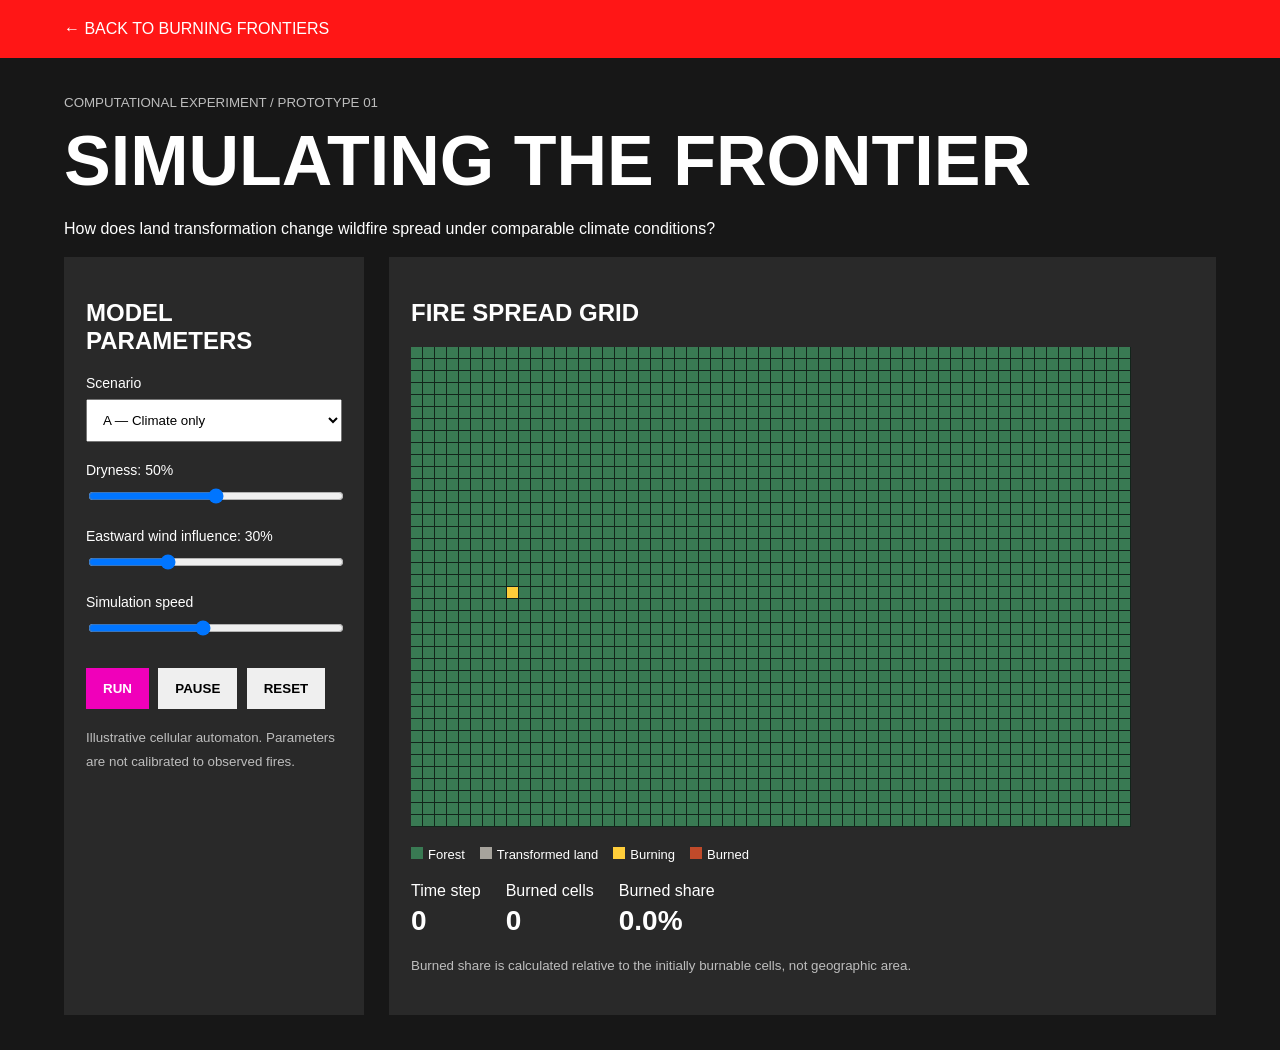
<file: frontier-simulation.html>
<!DOCTYPE html>
<html lang="en">
<head>
<meta charset="UTF-8">
<meta name="viewport" content="width=device-width, initial-scale=1">
<title>Burning Frontiers — Fire Simulation</title>

<style>
* { box-sizing: border-box; }
body {
  margin: 0;
  background: #171717;
  color: white;
  font-family: Arial, sans-serif;
}
header {
  padding: 20px 5%;
  background: #ff1616;
}
header a { color: white; text-decoration: none; }
main { padding: 35px 5%; }
h1 { font-size: clamp(36px, 6vw, 70px); margin: 10px 0; }
p { line-height: 1.5; }
.layout {
  display: grid;
  grid-template-columns: 300px minmax(0, 1fr);
  gap: 25px;
}
.controls, .visual {
  background: #292929;
  padding: 22px;
}
label {
  display: block;
  margin: 20px 0 8px;
  font-size: 14px;
}
select, input { width: 100%; }
select { padding: 12px; }
button {
  border: 0;
  padding: 13px 17px;
  cursor: pointer;
  font-weight: bold;
  margin: 8px 5px 0 0;
}
.primary { background: #f000ba; color: white; }
canvas {
  display: block;
  width: 100%;
  max-width: 720px;
  height: auto;
  background: #12251b;
  image-rendering: pixelated;
}
.stats {
  display: flex;
  flex-wrap: wrap;
  gap: 25px;
  margin-top: 20px;
}
.stat strong {
  display: block;
  font-size: 28px;
  margin-top: 5px;
}
.legend {
  display: flex;
  gap: 15px;
  flex-wrap: wrap;
  margin-top: 20px;
  font-size: 13px;
}
.swatch {
  display: inline-block;
  width: 12px;
  height: 12px;
  margin-right: 5px;
}
small { color: #bdbdbd; }
@media (max-width: 800px) {
  .layout { grid-template-columns: 1fr; }
}
</style>
</head>

<body>

<header>
  <a href="landing.html#simulation">
    ← BACK TO BURNING FRONTIERS
  </a>
</header>

<main>
  <small>COMPUTATIONAL EXPERIMENT / PROTOTYPE 01</small>
  <h1>SIMULATING THE FRONTIER</h1>

  <p>
    How does land transformation change wildfire spread
    under comparable climate conditions?
  </p>

  <div class="layout">

    <div class="controls">
      <h2>MODEL PARAMETERS</h2>

      <label for="scenario">Scenario</label>
      <select id="scenario">
        <option value="climate">A — Climate only</option>
        <option value="land">B — Climate + transformed land</option>
      </select>

      <label for="dryness">Dryness: <span id="dryLabel">50</span>%</label>
      <input id="dryness" type="range"
             min="0" max="100" value="50">

      <label for="wind">Eastward wind influence:
        <span id="windLabel">30</span>%
      </label>
      <input id="wind" type="range"
             min="0" max="100" value="30">

      <label for="speed">Simulation speed</label>
      <input id="speed" type="range"
             min="1" max="10" value="5">

      <div style="margin-top:20px;">
        <button class="primary" id="run">RUN</button>
        <button id="pause">PAUSE</button>
        <button id="reset">RESET</button>
      </div>

      <p><small>
        Illustrative cellular automaton.
        Parameters are not calibrated to observed fires.
      </small></p>
    </div>

    <div class="visual">
      <h2>FIRE SPREAD GRID</h2>

      <canvas id="grid" width="600" height="400"></canvas>

      <div class="legend">
        <span><i class="swatch" style="background:#397a53;"></i>Forest</span>
        <span><i class="swatch" style="background:#a6a39c;"></i>Transformed land</span>
        <span><i class="swatch" style="background:#ffce3a;"></i>Burning</span>
        <span><i class="swatch" style="background:#c04a2a;"></i>Burned</span>
      </div>

      <div class="stats">
        <div class="stat">Time step<strong id="steps">0</strong></div>
        <div class="stat">Burned cells<strong id="burned">0</strong></div>
        <div class="stat">Burned share<strong id="share">0%</strong></div>
      </div>

      <p><small>
        Burned share is calculated relative to the
        initially burnable cells, not geographic area.
      </small></p>
    </div>

  </div>
</main>

<script>
const W = 60;
const H = 40;
const CELL = 10;

const FOREST = 0;
const TRANSFORMED = 1;
const BURNING = 2;
const BURNED = 3;

const canvas = document.getElementById("grid");
const ctx = canvas.getContext("2d");

const scenario = document.getElementById("scenario");
const dryness = document.getElementById("dryness");
const wind = document.getElementById("wind");
const speed = document.getElementById("speed");

let grid = [];
let initialBurnable = 0;
let steps = 0;
let running = false;
let timer = null;

function randomGrid() {
  return Array.from({length:H}, () =>
    Array.from({length:W}, () => FOREST)
  );
}

function reset() {
  pause();
  grid = randomGrid();
  steps = 0;

  if (scenario.value === "land") {
    for (let y = 0; y < H; y++) {
      for (let x = 0; x < W; x++) {
        // Illustrative transformed-land corridor.
        if (x > 20 && x < 29 && y > 5 && y < 35) {
          grid[y][x] = TRANSFORMED;
        }
      }
    }
  }

  // Same ignition location in both scenarios.
  grid[20][8] = BURNING;

  
initialBurnable = grid.flat()
  .filter(v =>
    v === FOREST ||
    v === TRANSFORMED ||
    v === BURNING
  ).length;


  updateStats();
  draw();
}

function draw() {
  const colors = {
    0:"#397a53",
    1:"#a6a39c",
    2:"#ffce3a",
    3:"#c04a2a"
  };

  ctx.clearRect(0,0,600,400);

  for (let y = 0; y < H; y++) {
    for (let x = 0; x < W; x++) {
      ctx.fillStyle = colors[grid[y][x]];
      ctx.fillRect(x*CELL,y*CELL,CELL-1,CELL-1);
    }
  }
}

function updateStats() {
  const burned = grid.flat()
    .filter(v => v === BURNED).length;

  document.getElementById("steps").textContent = steps;
  document.getElementById("burned").textContent = burned;

  document.getElementById("share").textContent =
    (100 * burned / initialBurnable).toFixed(1) + "%";
}

function tick() {
  const next = grid.map(row => [...row]);
  const dry = Number(dryness.value) / 100;
  const eastWind = Number(wind.value) / 100;

  let active = false;

  for (let y = 0; y < H; y++) {
    for (let x = 0; x < W; x++) {
      if (grid[y][x] !== BURNING) continue;

      active = true;
      next[y][x] = BURNED;

      const neighbors = [
        [1,0],[-1,0],[0,1],[0,-1]
      ];

      for (const [dx,dy] of neighbors) {
        const nx = x + dx;
        const ny = y + dy;

        if (nx < 0 || nx >= W || ny < 0 || ny >= H) continue;
        if (grid[ny][nx] !== FOREST &&
    grid[ny][nx] !== TRANSFORMED) continue;

        let probability = 0.15 + 0.55 * dry;
// Hypothetical land-transformation effect.
// Not calibrated to observed wildfire behavior.
if (grid[ny][nx] === TRANSFORMED) {
  probability *= 1.4;
}
        // Eastward wind favors eastward spread.
        if (dx === 1) {
          probability += 0.25 * eastWind;
        }

        probability = Math.min(1, probability);

        if (Math.random() < probability) {
          next[ny][nx] = BURNING;
        }
      }
    }
  }

  if (!active) {
    pause();
    return;
  }

  grid = next;
  steps++;
  draw();
  updateStats();

  if (!grid.some(row => row.includes(BURNING))) {
    pause();
  }
}

function pause() {
  running = false;
  if (timer !== null) {
    clearInterval(timer);
    timer = null;
  }
}

function run() {
  if (running) return;
  running = true;

  const delay = 600 - Number(speed.value) * 50;
  timer = setInterval(tick, delay);
}

document.getElementById("run").onclick = run;
document.getElementById("pause").onclick = pause;
document.getElementById("reset").onclick = reset;

scenario.onchange = reset;

dryness.oninput = () => {
  document.getElementById("dryLabel").textContent = dryness.value;
};

wind.oninput = () => {
  document.getElementById("windLabel").textContent = wind.value;
};

speed.oninput = () => {
  if (running) {
    pause();
    run();
  }
};

reset();
</script>

</body>
</html>
</file>
